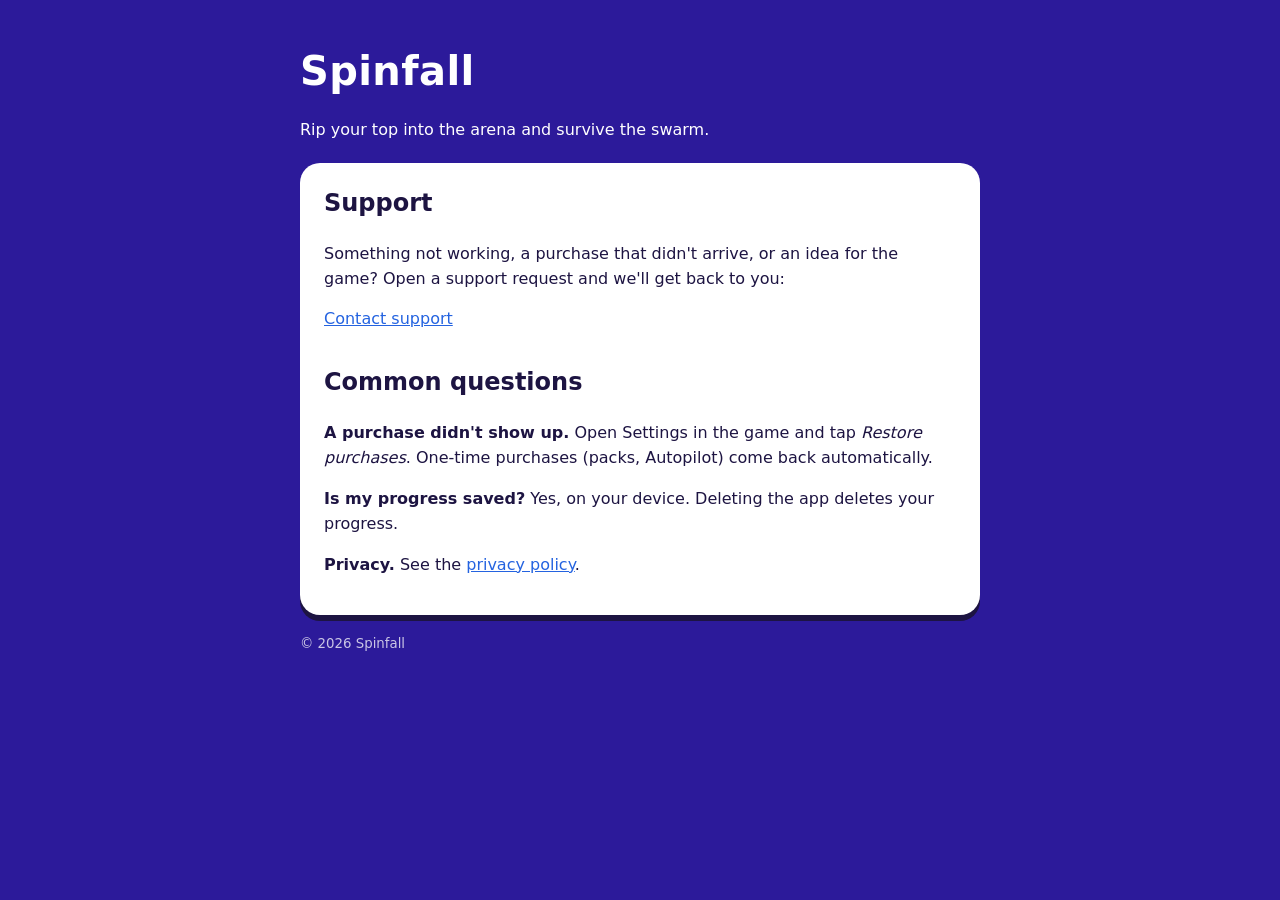
<file: index.html>
<!doctype html><html lang="en"><head><meta charset="utf-8"><meta name="viewport" content="width=device-width,initial-scale=1">
<title>Spinfall · Support</title><link rel="stylesheet" href="style.css"></head><body><main>
<h1>Spinfall</h1><p>Rip your top into the arena and survive the swarm.</p>
<div class="card">
<h2 style="margin-top:0">Support</h2>
<p>Something not working, a purchase that didn't arrive, or an idea for the game? Open a support request and we'll get back to you:</p>
<p><a href="https://github.com/DecoyIGN/spinfall-site/issues/new">Contact support</a></p>
<h2>Common questions</h2>
<p><b>A purchase didn't show up.</b> Open Settings in the game and tap <i>Restore purchases</i>. One-time purchases (packs, Autopilot) come back automatically.</p>
<p><b>Is my progress saved?</b> Yes, on your device. Deleting the app deletes your progress.</p>
<p><b>Privacy.</b> See the <a href="privacy.html">privacy policy</a>.</p>
</div>
<p><small>© 2026 Spinfall</small></p>
</main></body></html>
</file>
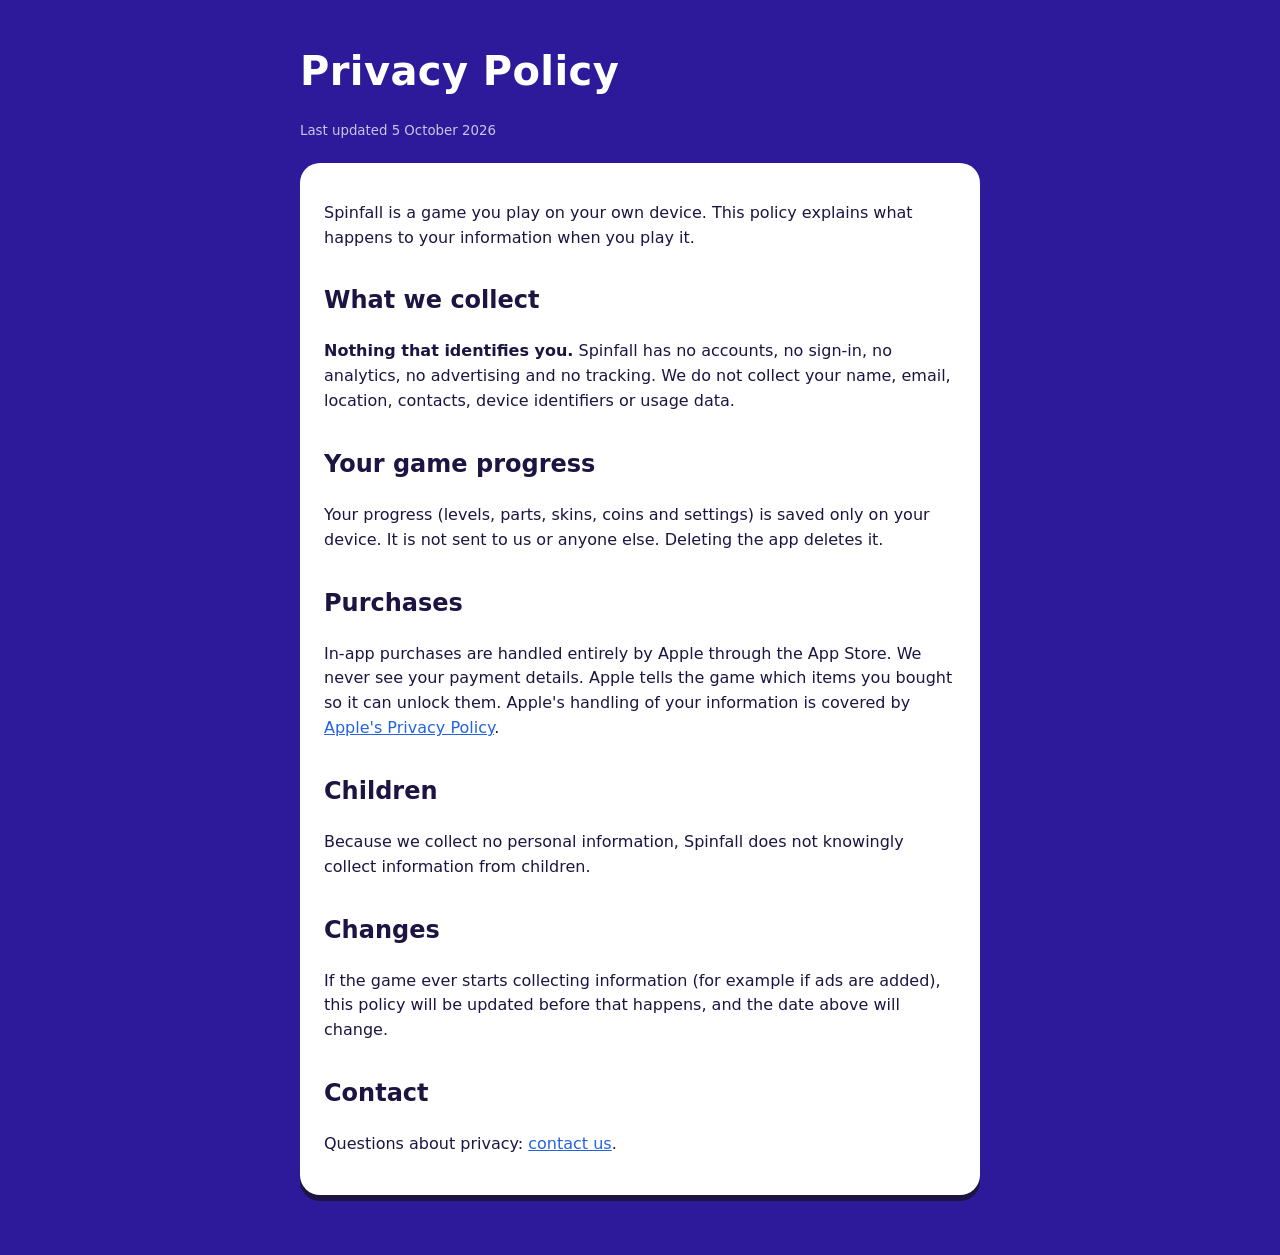
<file: privacy.html>
<!doctype html><html lang="en"><head><meta charset="utf-8"><meta name="viewport" content="width=device-width,initial-scale=1">
<title>Spinfall · Privacy Policy</title><link rel="stylesheet" href="style.css"></head><body><main>
<h1>Privacy Policy</h1><p><small>Last updated 5 October 2026</small></p>
<div class="card">
<p>Spinfall is a game you play on your own device. This policy explains what happens to your information when you play it.</p>
<h2>What we collect</h2>
<p><b>Nothing that identifies you.</b> Spinfall has no accounts, no sign-in, no analytics, no advertising and no tracking. We do not collect your name, email, location, contacts, device identifiers or usage data.</p>
<h2>Your game progress</h2>
<p>Your progress (levels, parts, skins, coins and settings) is saved only on your device. It is not sent to us or anyone else. Deleting the app deletes it.</p>
<h2>Purchases</h2>
<p>In-app purchases are handled entirely by Apple through the App Store. We never see your payment details. Apple tells the game which items you bought so it can unlock them. Apple's handling of your information is covered by <a href="https://www.apple.com/legal/privacy/">Apple's Privacy Policy</a>.</p>
<h2>Children</h2>
<p>Because we collect no personal information, Spinfall does not knowingly collect information from children.</p>
<h2>Changes</h2>
<p>If the game ever starts collecting information (for example if ads are added), this policy will be updated before that happens, and the date above will change.</p>
<h2>Contact</h2>
<p>Questions about privacy: <a href="https://github.com/DecoyIGN/spinfall-site/issues/new">contact us</a>.</p>
</div>
</main></body></html>
</file>
<file: style.css>
body{margin:0;font-family:-apple-system,system-ui,'Segoe UI',sans-serif;background:#2c1a9a;color:#fff;line-height:1.55}
main{max-width:680px;margin:0 auto;padding:40px 20px 60px}
h1{font-size:40px;margin:0 0 4px;letter-spacing:.01em}
h2{margin-top:32px}
.card{background:#fff;color:#1d1442;border-radius:20px;padding:22px 24px;margin-top:20px;box-shadow:0 6px 0 #1d1442}
a{color:#ffd84d}.card a{color:#2463e0}
small{opacity:.75}
</file>
